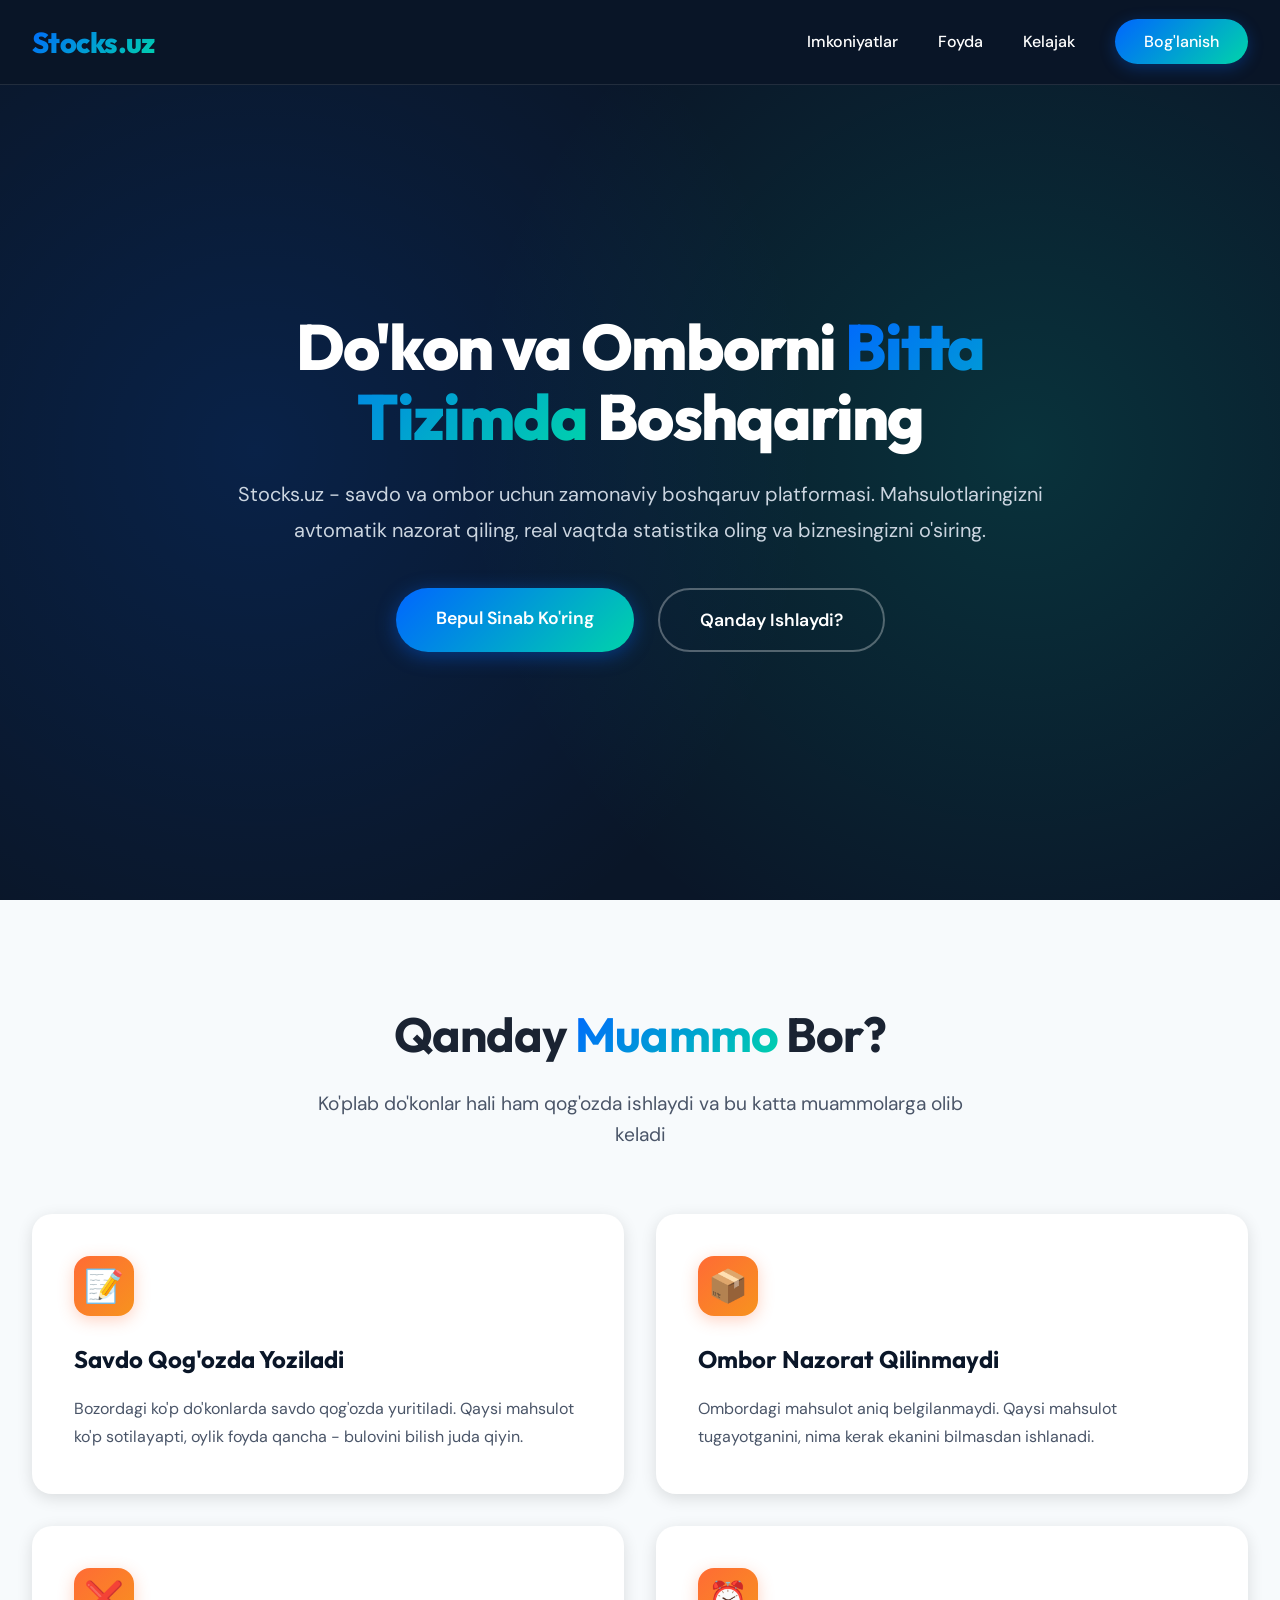
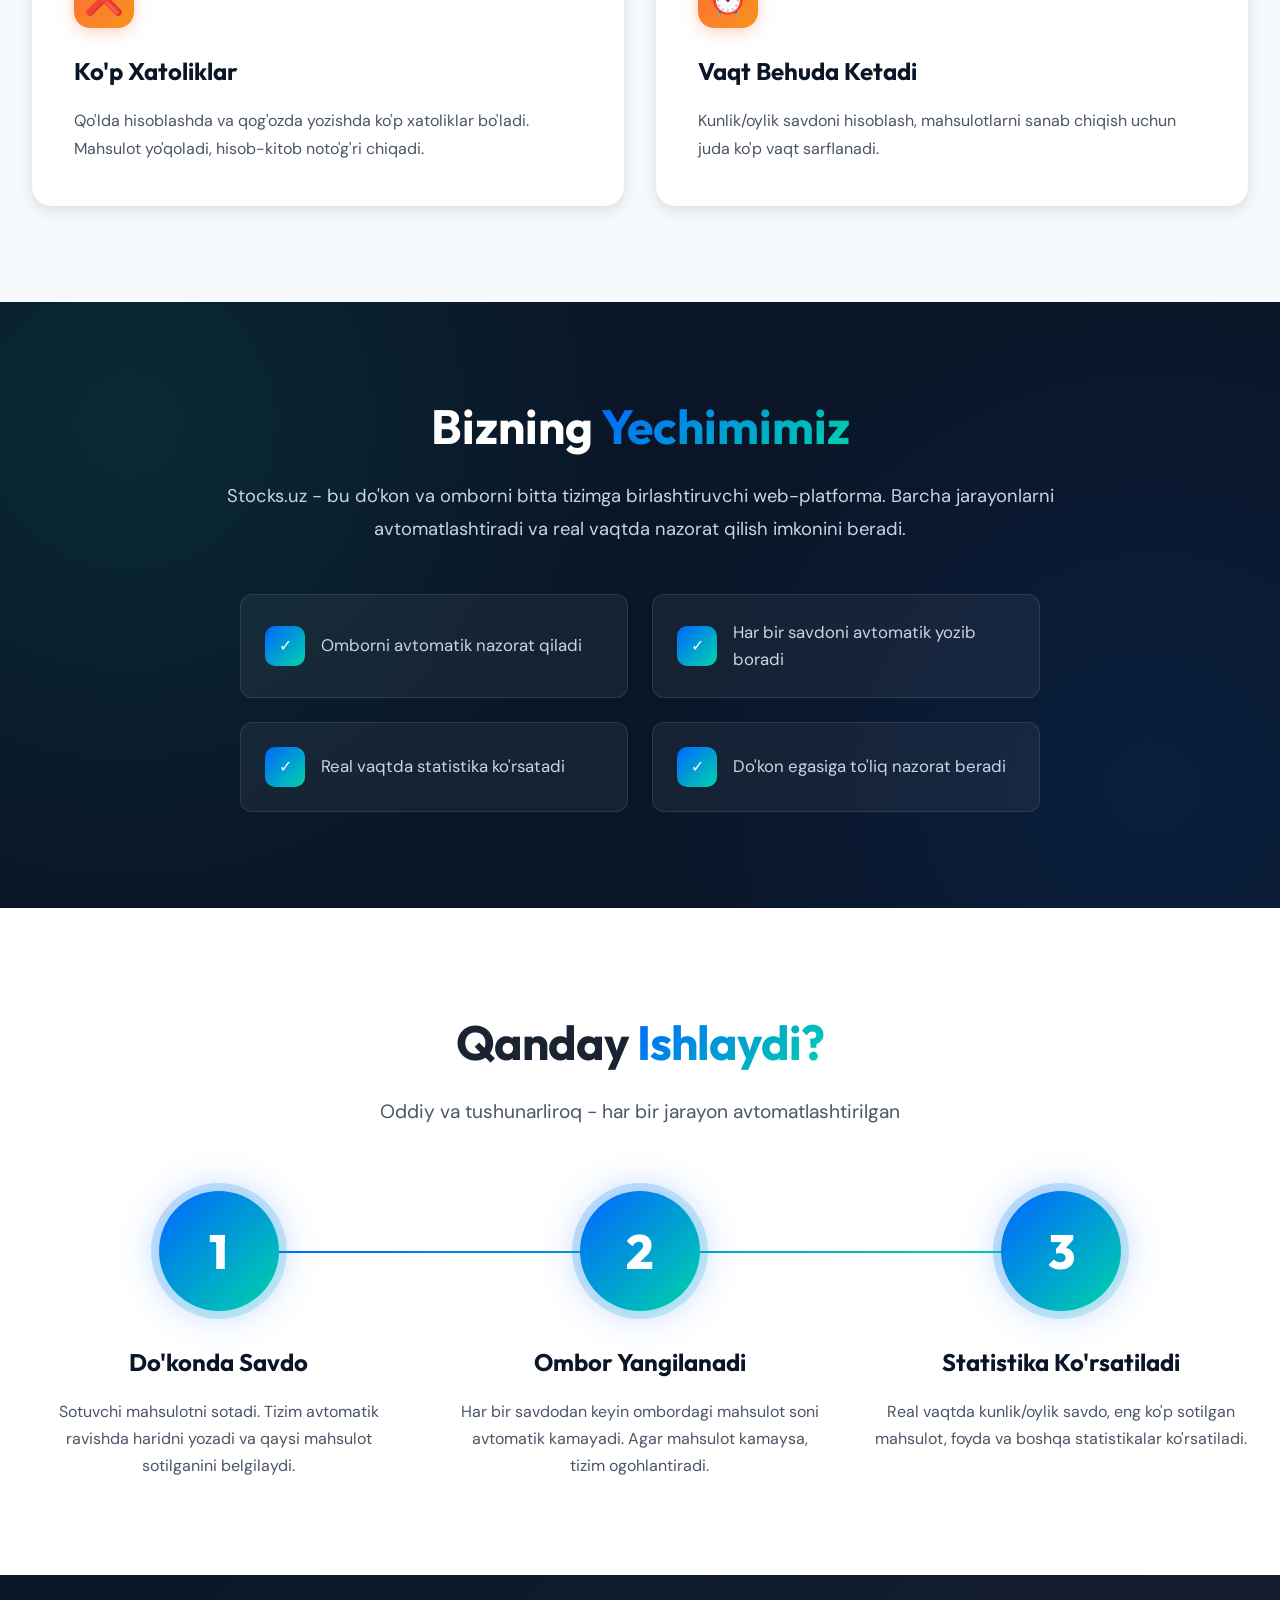
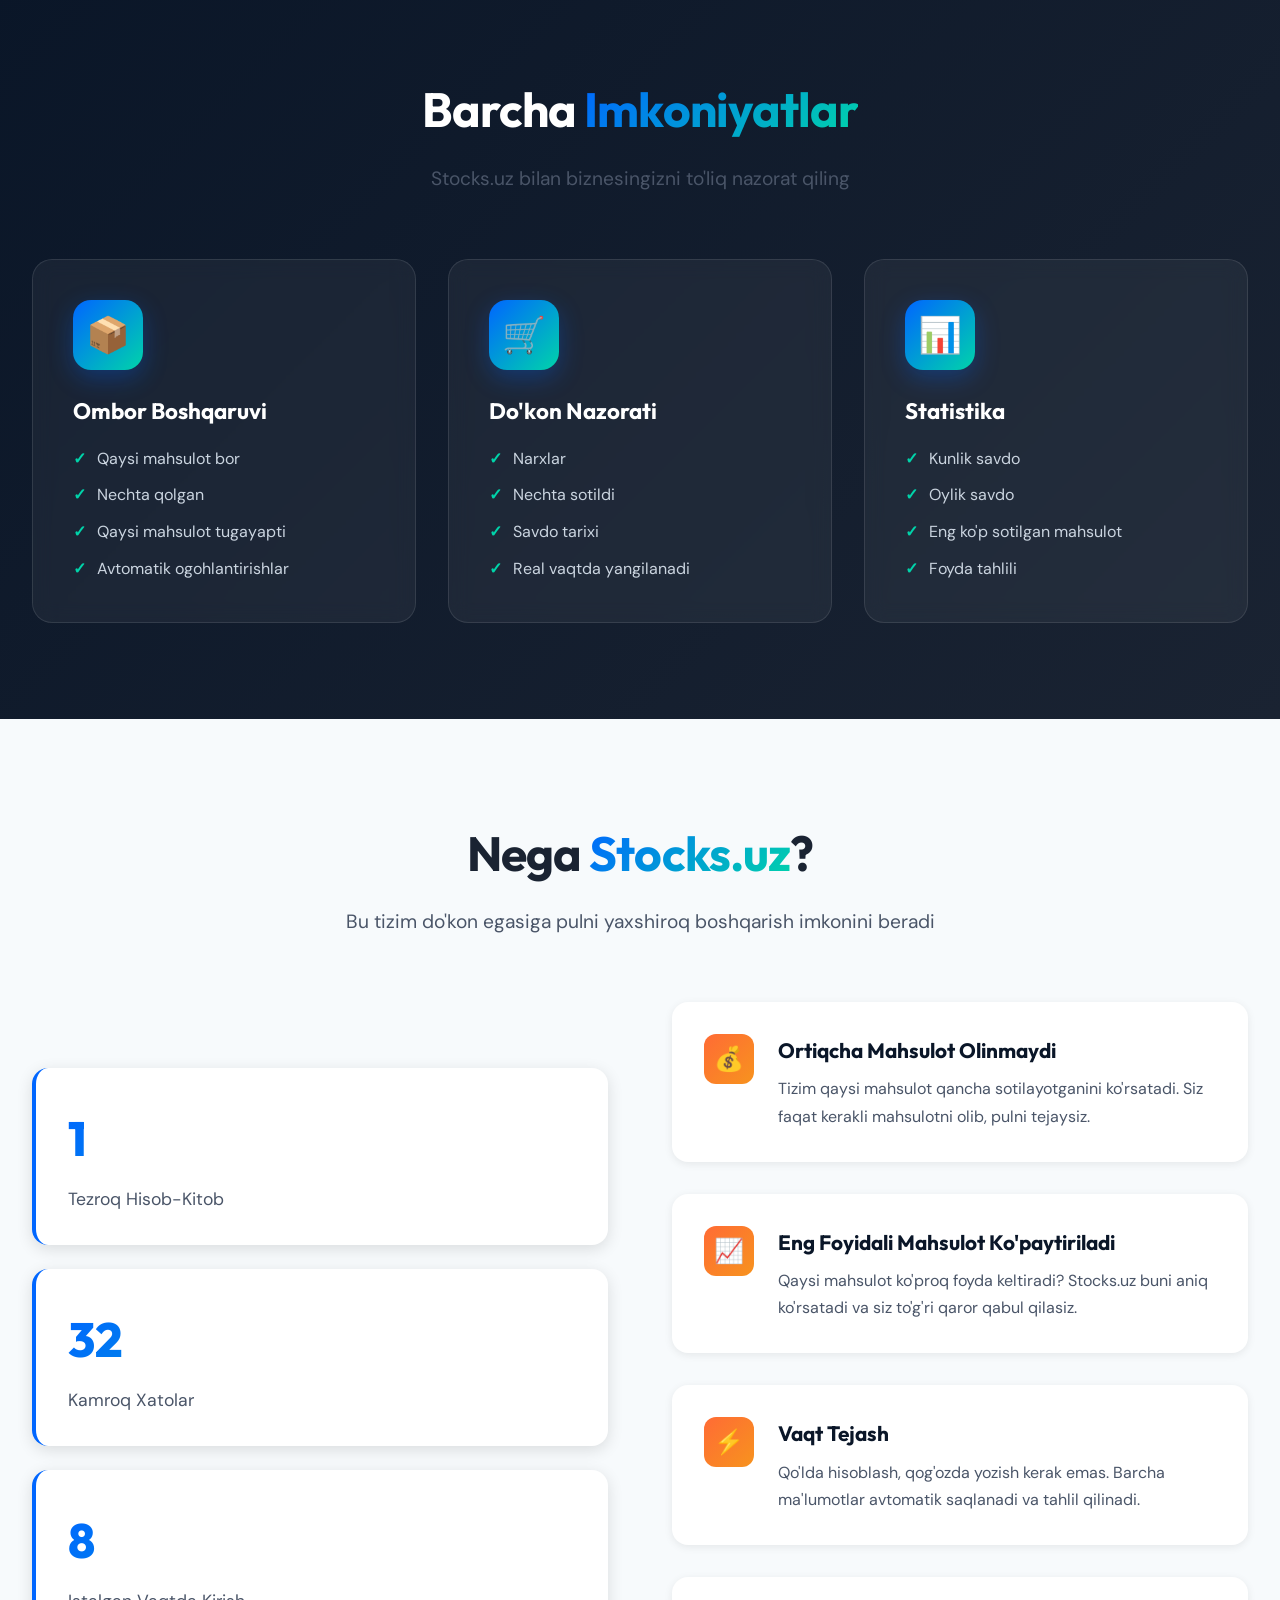
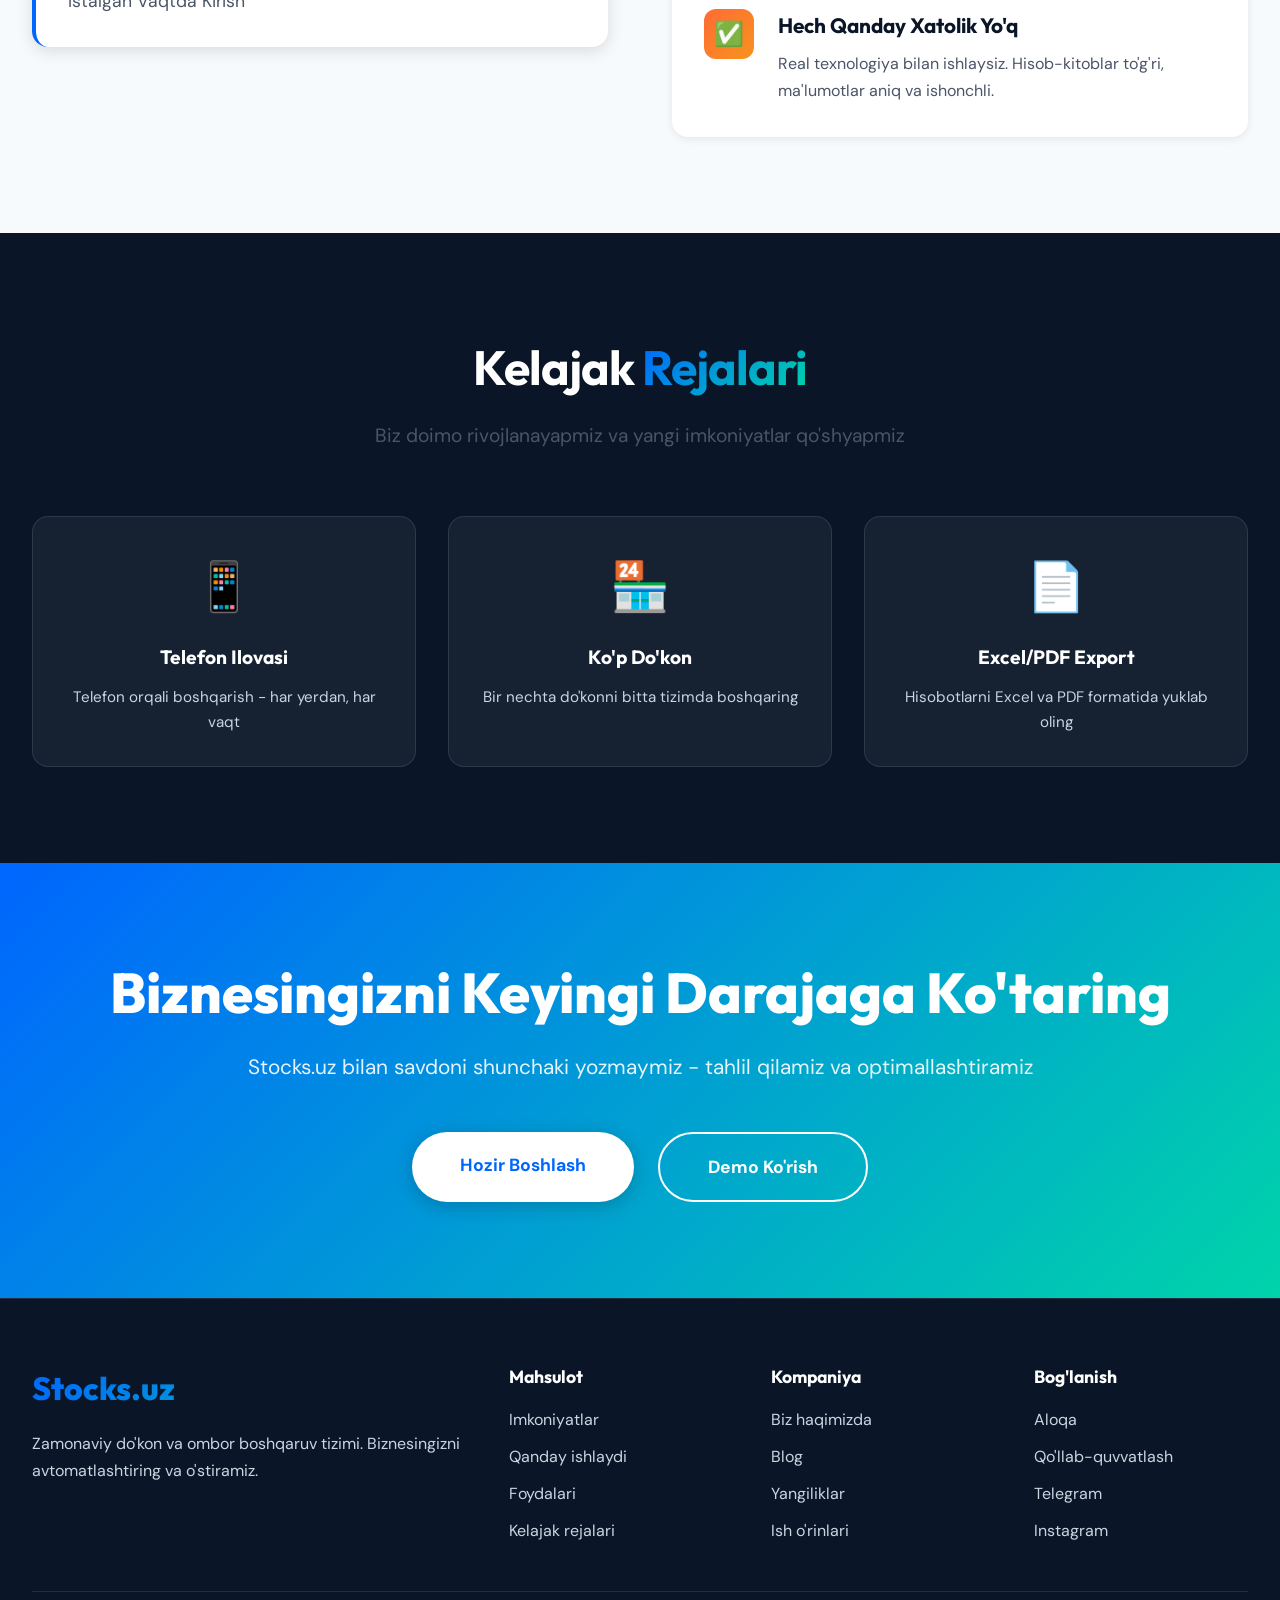
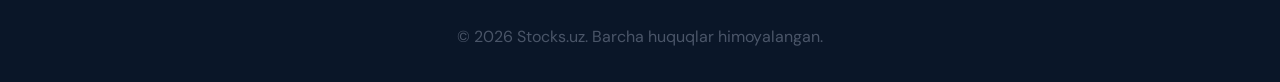
<file: index.html>
<!DOCTYPE html>
<html lang="uz">
<head>
    <meta charset="UTF-8">
    <meta name="viewport" content="width=device-width, initial-scale=1.0">
    <title>Stocks.uz - Do'kon va Ombor Boshqaruv Tizimi</title>
    <link href="https://fonts.googleapis.com/css2?family=Outfit:wght@300;400;600;700;800&family=DM+Sans:wght@400;500;700&display=swap" rel="stylesheet">
    <link rel="stylesheet" href="./main.css">
</head>
<body>
    <!-- Navigation -->
    <nav class="navbar" id="navbar">
        <div class="container">
            <div class="nav-content">
                <div class="logo">Stocks.uz</div>
                <ul class="nav-links">
                    <li><a href="#features">Imkoniyatlar</a></li>
                    <li><a href="#benefits">Foyda</a></li>
                    <li><a href="#future">Kelajak</a></li>
                    <li><a href="#contact" class="cta-button">Bog'lanish</a></li>
                </ul>
            </div>
        </div>
    </nav>

    <!-- Hero Section -->
    <section class="hero">
        <div class="container">
            <div class="hero-content">
                <div class="hero-text">
                    <h1>
                        Do'kon va Omborni <span class="gradient-text">Bitta Tizimda</span> Boshqaring
                    </h1>
                    <p>
                        Stocks.uz - savdo va ombor uchun zamonaviy boshqaruv platformasi. 
                        Mahsulotlaringizni avtomatik nazorat qiling, real vaqtda statistika oling va biznesingizni o'siring.
                    </p>
                    <div class="hero-buttons">
                        <a href="#demo" class="btn-primary">Bepul Sinab Ko'ring</a>
                        <a href="#how" class="btn-secondary">Qanday Ishlaydi?</a>
                    </div>
                </div>
            </div>
        </div>
    </section>

    <!-- Problem Section -->
    <section class="problem-section">
        <div class="container">
            <h2 class="section-title">Qanday <span class="gradient-text">Muammo</span> Bor?</h2>
            <p class="section-subtitle">
                Ko'plab do'konlar hali ham qog'ozda ishlaydi va bu katta muammolarga olib keladi
            </p>
            <ul class="problem-grid">
                <li class="problem-card fade-in">
                    <div class="problem-icon">📝</div>
                    <h3>Savdo Qog'ozda Yoziladi</h3>
                    <p>
                        Bozordagi ko'p do'konlarda savdo qog'ozda yuritiladi. Qaysi mahsulot ko'p sotilayapti, 
                        oylik foyda qancha - bulovini bilish juda qiyin.
                    </p>
                </li>
                <li class="problem-card fade-in">
                    <div class="problem-icon">📦</div>
                    <h3>Ombor Nazorat Qilinmaydi</h3>
                    <p>
                        Ombordagi mahsulot aniq belgilanmaydi. Qaysi mahsulot tugayotganini, 
                        nima kerak ekanini bilmasdan ishlanadi.
                    </p>
                </li>
                <li class="problem-card fade-in">
                    <div class="problem-icon">❌</div>
                    <h3>Ko'p Xatoliklar</h3>
                    <p>
                        Qo'lda hisoblashda va qog'ozda yozishda ko'p xatoliklar bo'ladi. 
                        Mahsulot yo'qoladi, hisob-kitob noto'g'ri chiqadi.
                    </p>
                </li>
                <li class="problem-card fade-in">
                    <div class="problem-icon">⏰</div>
                        <h3>Vaqt Behuda Ketadi</h3>
                    <p>
                        Kunlik/oylik savdoni hisoblash, mahsulotlarni sanab chiqish uchun 
                        juda ko'p vaqt sarflanadi.
                    </p>
                </li>
            </ul>
        </div>
    </section>

    <!-- Solution Section -->
    <section class="solution-section">
        <div class="container">
            <div class="solution-content">
                <div class="solution-text">
                    <h2>Bizning <span class="gradient-text">Yechimimiz</span></h2>
                    <p>
                        Stocks.uz - bu do'kon va omborni bitta tizimga birlashtiruvchi web-platforma. 
                        Barcha jarayonlarni avtomatlashtiradi va real vaqtda nazorat qilish imkonini beradi.
                    </p>
                </div>
                <div class="solution-features">
                    <div class="feature-item">
                        <div class="feature-icon">✓</div>
                        <div class="feature-text">Omborni avtomatik nazorat qiladi</div>
                    </div>
                    <div class="feature-item">
                        <div class="feature-icon">✓</div>
                        <div class="feature-text">Har bir savdoni avtomatik yozib boradi</div>
                    </div>
                    <div class="feature-item">
                        <div class="feature-icon">✓</div>
                        <div class="feature-text">Real vaqtda statistika ko'rsatadi</div>
                    </div>
                    <div class="feature-item">
                        <div class="feature-icon">✓</div>
                        <div class="feature-text">Do'kon egasiga to'liq nazorat beradi</div>
                    </div>
                </div>
            </div>
        </div>
    </section>

    <!-- How It Works -->
    <section class="how-it-works" id="how">
        <div class="container">
            <h2 class="section-title">Qanday <span class="gradient-text">Ishlaydi?</span></h2>
            <p class="section-subtitle">
                Oddiy va tushunarliroq - har bir jarayon avtomatlashtirilgan
            </p>
            <ul class="workflow-grid">
                <li class="workflow-step fade-in">
                    <div class="step-number">1</div>
                    <h3>Do'konda Savdo</h3>
                    <p>
                        Sotuvchi mahsulotni sotadi. Tizim avtomatik ravishda 
                        haridni yozadi va qaysi mahsulot sotilganini belgilaydi.
                    </p>
                </li>
                <li class="workflow-step fade-in">
                    <div class="step-number">2</div>
                    <h3>Ombor Yangilanadi</h3>
                    <p>
                        Har bir savdodan keyin ombordagi mahsulot soni avtomatik 
                        kamayadi. Agar mahsulot kamaysa, tizim ogohlantiradi.
                    </p>
                </li>
                <li class="workflow-step fade-in">
                    <div class="step-number">3</div>
                    <h3>Statistika Ko'rsatiladi</h3>
                    <p>
                        Real vaqtda kunlik/oylik savdo, eng ko'p sotilgan mahsulot, 
                        foyda va boshqa statistikalar ko'rsatiladi.
                    </p>
                </li>
            </ul>
        </div>
    </section>

    <!-- Features Section -->
    <section class="features-section" id="features">
        <div class="container">
            <h2 class="section-title">Barcha <span class="gradient-text">Imkoniyatlar</span></h2>
            <p class="section-subtitle">
                Stocks.uz bilan biznesingizni to'liq nazorat qiling
            </p>
            <ul class="features-grid">
                <li class="feature-card fade-in">
                    <div class="feature-card-icon">📦</div>
                    <h3>Ombor Boshqaruvi</h3>
                    <ul class="feature-list">
                        <li>Qaysi mahsulot bor</li>
                        <li>Nechta qolgan</li>
                        <li>Qaysi mahsulot tugayapti</li>
                        <li>Avtomatik ogohlantirishlar</li>
                    </ul>
                </li>
                <li class="feature-card fade-in">
                    <div class="feature-card-icon">🛒</div>
                    <h3>Do'kon Nazorati</h3>
                    <ul class="feature-list">
                        <li>Narxlar</li>
                        <li>Nechta sotildi</li>
                        <li>Savdo tarixi</li>
                        <li>Real vaqtda yangilanadi</li>
                    </ul>
                </li>
                <li class="feature-card fade-in">
                    <div class="feature-card-icon">📊</div>
                    <h3>Statistika</h3>
                    <ul class="feature-list">
                        <li>Kunlik savdo</li>
                        <li>Oylik savdo</li>
                        <li>Eng ko'p sotilgan mahsulot</li>
                        <li>Foyda tahlili</li>
                    </ul>
                </li>
            </ul>
        </div>
    </section>

    <!-- Benefits Section -->
    <section class="benefits-section" id="benefits">
        <div class="container">
            <h2 class="section-title">Nega <span class="gradient-text">Stocks.uz</span>?</h2>
            <p class="section-subtitle">
                Bu tizim do'kon egasiga pulni yaxshiroq boshqarish imkonini beradi
            </p>
            <div class="benefits-content">
                <ul class="benefits-visual">
                    <li class="benefit-metric fade-in">
                        <div class="metric-value">3x</div>
                        <div class="metric-label">Tezroq Hisob-Kitob</div>
                    </li>
                    <li class="benefit-metric fade-in">
                        <div class="metric-value">90%</div>
                        <div class="metric-label">Kamroq Xatolar</div>
                    </li>
                    <li class="benefit-metric fade-in">
                        <div class="metric-value">24/7</div>
                        <div class="metric-label">Istalgan Vaqtda Kirish</div>
                    </li>
                </ul>
                <ul class="benefits-list">
                    <li class="benefit-item fade-in">
                        <div class="benefit-item-icon">💰</div>
                        <div>
                            <h4>Ortiqcha Mahsulot Olinmaydi</h4>
                            <p>
                                Tizim qaysi mahsulot qancha sotilayotganini ko'rsatadi. 
                                Siz faqat kerakli mahsulotni olib, pulni tejaysiz.
                            </p>
                        </div>
                    </li>
                    <li class="benefit-item fade-in">
                        <div class="benefit-item-icon">📈</div>
                        <div>
                            <h4>Eng Foyidali Mahsulot Ko'paytiriladi</h4>
                            <p>
                                Qaysi mahsulot ko'proq foyda keltiradi? Stocks.uz buni aniq ko'rsatadi 
                                va siz to'g'ri qaror qabul qilasiz.
                            </p>
                        </div>
                    </li>
                    <li class="benefit-item fade-in">
                        <div class="benefit-item-icon">⚡</div>
                        <div>
                            <h4>Vaqt Tejash</h4>
                            <p>
                                Qo'lda hisoblash, qog'ozda yozish kerak emas. 
                                Barcha ma'lumotlar avtomatik saqlanadi va tahlil qilinadi.
                            </p>
                        </div>
                    </li>
                    <li class="benefit-item fade-in">
                        <div class="benefit-item-icon">✅</div>
                        <div>
                            <h4>Hech Qanday Xatolik Yo'q</h4>
                            <p>
                                Real texnologiya bilan ishlaysiz. Hisob-kitoblar to'g'ri, 
                                ma'lumotlar aniq va ishonchli.
                            </p>
                        </div>
                    </li>
                </ul>
            </div>
        </div>
    </section>

    <!-- Future Plans -->
    <section class="future-section" id="future">
        <div class="container">
            <h2 class="section-title">Kelajak <span class="gradient-text">Rejalari</span></h2>
            <p class="section-subtitle">
                Biz doimo rivojlanayapmiz va yangi imkoniyatlar qo'shyapmiz
            </p>
            <ul class="future-grid">
                <li class="future-card fade-in">
                    <div class="future-card-icon">📱</div>
                    <h4>Telefon Ilovasi</h4>
                    <p>Telefon orqali boshqarish - har yerdan, har vaqt</p>
                </li>
                <li class="future-card fade-in">
                    <div class="future-card-icon">🏪</div>
                    <h4>Ko'p Do'kon</h4>
                    <p>Bir nechta do'konni bitta tizimda boshqaring</p>
                </li>
                <li class="future-card fade-in">
                    <div class="future-card-icon">📄</div>
                    <h4>Excel/PDF Export</h4>
                    <p>Hisobotlarni Excel va PDF formatida yuklab oling</p>
                </li>
            </ul>
        </div>
    </section>

    <!-- CTA Section -->
    <section class="cta-section" id="contact">
        <div class="container">
            <div class="cta-content">
                <h2>Biznesingizni Keyingi Darajaga Ko'taring</h2>
                <p>
                    Stocks.uz bilan savdoni shunchaki yozmaymiz - tahlil qilamiz va optimallashtiramiz
                </p>
                <div class="cta-buttons">
                    <a href="./call.html" class="btn-white">Hozir Boshlash</a>
                    <a href="#" class="btn-outline">Demo Ko'rish</a>
                </div>
            </div>
        </div>
    </section>

    <!-- Footer -->
    <footer>
        <div class="container">
            <div class="footer-content">
                <div class="footer-brand">
                    <h3>Stocks.uz</h3>
                    <p>
                        Zamonaviy do'kon va ombor boshqaruv tizimi. 
                        Biznesingizni avtomatlashtiring va o'stiramiz.
                    </p>
                </div>
                <div class="footer-links">
                    <h4>Mahsulot</h4>
                    <ul>
                        <li><a href="#features">Imkoniyatlar</a></li>
                        <li><a href="#how">Qanday ishlaydi</a></li>
                        <li><a href="#benefits">Foydalari</a></li>
                        <li><a href="#future">Kelajak rejalari</a></li>
                    </ul>
                </div>
                <div class="footer-links">
                    <h4>Kompaniya</h4>
                    <ul>
                        <li><a href="#">Biz haqimizda</a></li>
                        <li><a href="#">Blog</a></li>
                        <li><a href="#">Yangiliklar</a></li>
                        <li><a href="#">Ish o'rinlari</a></li>
                    </ul>
                </div>
                <div class="footer-links">
                    <h4>Bog'lanish</h4>
                    <ul>
                        <li><a href="#">Aloqa</a></li>
                        <li><a href="#">Qo'llab-quvvatlash</a></li>
                        <li><a href="#">Telegram</a></li>
                        <li><a href="#">Instagram</a></li>
                    </ul>
                </div>
            </div>
            <div class="footer-bottom">
                <p>&copy; 2026 Stocks.uz. Barcha huquqlar himoyalangan.</p>
            </div>
        </div>
    </footer>

    <script src="./script.js"></script>
</body>
</html>
</file>
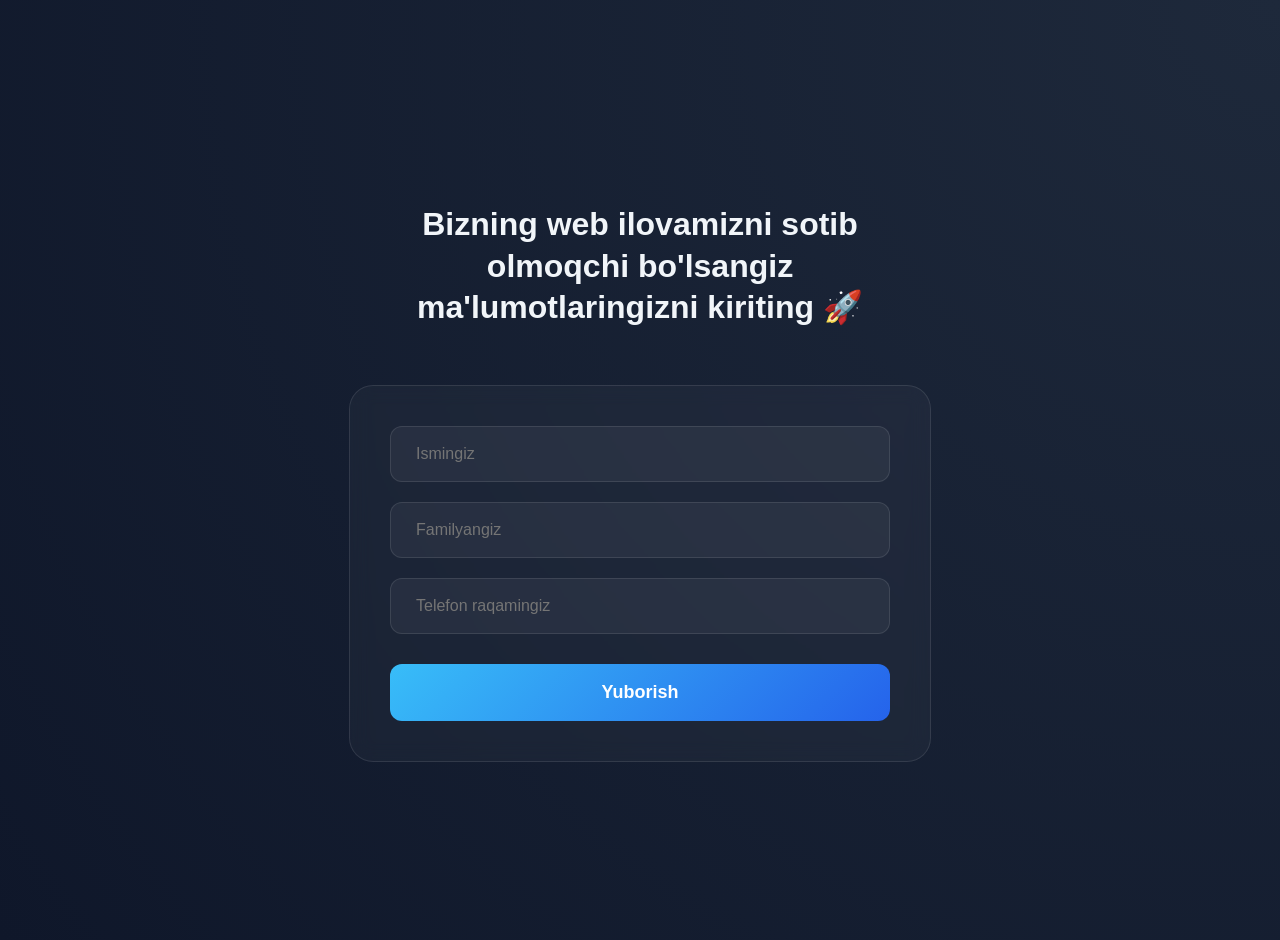
<file: call.html>
<!DOCTYPE html>
<html lang="uz">
<head>
    <meta charset="UTF-8">
    <meta name="viewport" content="width=device-width, initial-scale=1.0">
    <title>Bog'lanish</title>
    <link rel="stylesheet" href="./call.css">
</head>
<body>
    <section class="call">
        <div class="container">
            <div class="call__wrapper">
                <div class="call__box">
                    <h1 class="call__title">Bizning web ilovamizni sotib olmoqchi bo'lsangiz ma'lumotlaringizni kiriting 🚀</h1>
                </div>
                <form class="call__form" id="myForm" action="#">
                    <input class="call__input" id="ism" type="text" placeholder="Ismingiz" required>
                    <input class="call__input" id="familya" type="text" placeholder="Familyangiz" required>
                    <input class="call__input" id="telefon" type="tel" placeholder="Telefon raqamingiz" required>
                    
                    <button class="call__btn" type="submit">Yuborish</button>
                </form> 
            </div>
        </div>
    </section>
    <script src="./call.js"></script>
</body>
</html>
</file>
<file: main.css>
:root {
            --primary: #0066FF;
            --primary-dark: #0052CC;
            --secondary: #00D4AA;
            --accent: #FF6B35;
            --dark: #0A1628;
            --gray-900: #1A2332;
            --gray-800: #2D3748;
            --gray-700: #4A5568;
            --gray-300: #CBD5E0;
            --gray-100: #F7FAFC;
            --white: #FFFFFF;
            --gradient-primary: linear-gradient(135deg, #0066FF 0%, #00D4AA 100%);
            --gradient-accent: linear-gradient(135deg, #FF6B35 0%, #F7931E 100%);
            --shadow-sm: 0 2px 8px rgba(0, 0, 0, 0.08);
            --shadow-md: 0 4px 16px rgba(0, 0, 0, 0.12);
            --shadow-lg: 0 12px 32px rgba(0, 0, 0, 0.16);
            --shadow-glow: 0 0 40px rgba(0, 102, 255, 0.3);
        }

        * {
            margin: 0;
            padding: 0;
            box-sizing: border-box;
        }

        body {
            font-family: 'DM Sans', -apple-system, BlinkMacSystemFont, sans-serif;
            color: var(--gray-900);
            background: var(--white);
            line-height: 1.6;
            overflow-x: hidden;
        }

        ul{
            list-style: none;
        }

        /* Hero Section */
        .hero {
            position: relative;
            min-height: 100vh;
            background: var(--dark);
            color: var(--white);
            overflow: hidden;
            display: flex;
            align-items: center;
        }

        .hero::before {
            content: '';
            position: absolute;
            top: 0;
            left: 0;
            right: 0;
            bottom: 0;
            background: 
                radial-gradient(circle at 20% 50%, rgba(0, 102, 255, 0.15) 0%, transparent 50%),
                radial-gradient(circle at 80% 50%, rgba(0, 212, 170, 0.15) 0%, transparent 50%);
            animation: gradientShift 8s ease-in-out infinite;
        }

        @keyframes gradientShift {
            0%, 100% { transform: scale(1) rotate(0deg); }
            50% { transform: scale(1.1) rotate(5deg); }
        }

        .navbar {
            position: fixed;
            top: 0;
            left: 0;
            right: 0;
            z-index: 1000;
            background: rgba(10, 22, 40, 0.95);
            backdrop-filter: blur(12px);
            border-bottom: 1px solid rgba(255, 255, 255, 0.1);
            padding: 1.2rem 0;
            transition: all 0.3s ease;
        }

        .navbar.scrolled {
            background: rgba(10, 22, 40, 0.98);
            box-shadow: var(--shadow-md);
        }

        .container {
            max-width: 1280px;
            margin: 0 auto;
            padding: 0 2rem;
        }

        .nav-content {
            display: flex;
            justify-content: space-between;
            align-items: center;
        }

        .logo {
            font-family: 'Outfit', sans-serif;
            font-size: 1.8rem;
            font-weight: 800;
            background: var(--gradient-primary);
            -webkit-background-clip: text;
            -webkit-text-fill-color: transparent;
            background-clip: text;
            letter-spacing: -0.02em;
        }

        .nav-links {
            display: flex;
            gap: 2.5rem;
            list-style: none;
            align-items: center;
        }

        .nav-links a {
            color: var(--white);
            text-decoration: none;
            font-weight: 500;
            transition: all 0.3s ease;
            position: relative;
        }

        .nav-links a::after {
            content: '';
            position: absolute;
            bottom: -4px;
            left: 0;
            width: 0;
            height: 2px;
            background: var(--gradient-primary);
            transition: width 0.3s ease;
        }

        .nav-links a:hover::after {
            width: 100%;
        }

        .cta-button {
            background: var(--gradient-primary);
            color: var(--white);
            padding: 0.75rem 1.8rem;
            border-radius: 50px;
            font-weight: 600;
            text-decoration: none;
            transition: all 0.3s ease;
            box-shadow: 0 4px 16px rgba(0, 102, 255, 0.3);
            border: none;
            cursor: pointer;
            font-size: 1rem;
        }

        .cta-button:hover {
            transform: translateY(-2px);
            box-shadow: 0 6px 24px rgba(0, 102, 255, 0.4);
        }

        .hero-content {
            position: relative;
            z-index: 2;
            padding: 8rem 0 4rem;
            text-align: center;
            max-width: 900px;
            margin: 0 auto;
        }

        .hero-text h1 {
            font-family: 'Outfit', sans-serif;
            font-size: 4rem;
            font-weight: 800;
            line-height: 1.1;
            margin-bottom: 1.5rem;
            letter-spacing: -0.03em;
            animation: fadeInUp 0.8s ease-out;
        }

        .gradient-text {
            background: var(--gradient-primary);
            -webkit-background-clip: text;
            -webkit-text-fill-color: transparent;
            background-clip: text;
        }

        .hero-text p {
            font-size: 1.25rem;
            color: var(--gray-300);
            margin-bottom: 2.5rem;
            line-height: 1.8;
            animation: fadeInUp 0.8s ease-out 0.2s backwards;
        }

        .hero-buttons {
            display: flex;
            gap: 1.5rem;
            animation: fadeInUp 0.8s ease-out 0.4s backwards;
            justify-content: center;
        }

        .btn-primary {
            background: var(--gradient-primary);
            color: var(--white);
            padding: 1rem 2.5rem;
            border-radius: 50px;
            font-weight: 600;
            text-decoration: none;
            transition: all 0.3s ease;
            box-shadow: 0 4px 20px rgba(0, 102, 255, 0.4);
            font-size: 1.1rem;
            border: none;
            cursor: pointer;
        }

        .btn-primary:hover {
            transform: translateY(-3px);
            box-shadow: 0 8px 28px rgba(0, 102, 255, 0.5);
        }

        .btn-secondary {
            background: transparent;
            color: var(--white);
            padding: 1rem 2.5rem;
            border-radius: 50px;
            font-weight: 600;
            text-decoration: none;
            border: 2px solid rgba(255, 255, 255, 0.3);
            transition: all 0.3s ease;
            font-size: 1.1rem;
        }

        .btn-secondary:hover {
            background: rgba(255, 255, 255, 0.1);
            border-color: rgba(255, 255, 255, 0.5);
        }

        @keyframes fadeInUp {
            from {
                opacity: 0;
                transform: translateY(30px);
            }
            to {
                opacity: 1;
                transform: translateY(0);
            }
        }

        /* Problem Section */
        .problem-section {
            padding: 6rem 0;
            background: var(--gray-100);
            position: relative;
        }

        .section-title {
            font-family: 'Outfit', sans-serif;
            font-size: 3rem;
            font-weight: 700;
            text-align: center;
            margin-bottom: 1rem;
            letter-spacing: -0.02em;
        }

        .section-subtitle {
            text-align: center;
            font-size: 1.2rem;
            color: var(--gray-700);
            margin-bottom: 4rem;
            max-width: 700px;
            margin-left: auto;
            margin-right: auto;
        }

        .problem-grid {
            display: grid;
            grid-template-columns: repeat(2, 1fr);
            gap: 2rem;
            margin-top: 3rem;
        }

        .problem-card {
            background: var(--white);
            padding: 2.5rem;
            border-radius: 20px;
            box-shadow: var(--shadow-md);
            transition: all 0.3s ease;
            border: 2px solid transparent;
        }

        .problem-card:hover {
            transform: translateY(-8px);
            box-shadow: var(--shadow-lg);
            border-color: var(--primary);
        }

        .problem-icon {
            width: 60px;
            height: 60px;
            background: var(--gradient-accent);
            border-radius: 16px;
            display: flex;
            align-items: center;
            justify-content: center;
            font-size: 2rem;
            margin-bottom: 1.5rem;
            box-shadow: 0 4px 16px rgba(255, 107, 53, 0.3);
        }

        .problem-card h3 {
            font-family: 'Outfit', sans-serif;
            font-size: 1.5rem;
            margin-bottom: 1rem;
            color: var(--dark);
        }

        .problem-card p {
            color: var(--gray-700);
            line-height: 1.8;
        }

        /* Solution Section */
        .solution-section {
            padding: 6rem 0;
            background: var(--dark);
            color: var(--white);
            position: relative;
            overflow: hidden;
        }

        .solution-section::before {
            content: '';
            position: absolute;
            top: 0;
            left: 0;
            right: 0;
            bottom: 0;
            background: 
                radial-gradient(circle at 10% 20%, rgba(0, 212, 170, 0.1) 0%, transparent 40%),
                radial-gradient(circle at 90% 80%, rgba(0, 102, 255, 0.1) 0%, transparent 40%);
        }

        .solution-content {
            position: relative;
            z-index: 2;
            text-align: center;
            max-width: 900px;
            margin: 0 auto;
        }

        .solution-text h2 {
            font-family: 'Outfit', sans-serif;
            font-size: 3rem;
            font-weight: 700;
            margin-bottom: 1.5rem;
            line-height: 1.2;
        }

        .solution-text p {
            font-size: 1.15rem;
            color: var(--gray-300);
            margin-bottom: 3rem;
            line-height: 1.8;
        }

        .solution-features {
            display: grid;
            grid-template-columns: repeat(2, 1fr);
            gap: 1.5rem;
            max-width: 800px;
            margin: 0 auto;
        }

        .feature-item {
            display: flex;
            align-items: center;
            gap: 1rem;
            padding: 1.5rem;
            background: rgba(255, 255, 255, 0.05);
            border-radius: 12px;
            border: 1px solid rgba(255, 255, 255, 0.1);
            transition: all 0.3s ease;
            text-align: left;
        }

        .feature-item:hover {
            background: rgba(255, 255, 255, 0.08);
            transform: translateY(-5px);
        }

        .feature-icon {
            width: 40px;
            height: 40px;
            background: var(--gradient-primary);
            border-radius: 10px;
            display: flex;
            align-items: center;
            justify-content: center;
            flex-shrink: 0;
        }

        .feature-text {
            font-size: 1.05rem;
            color: var(--gray-300);
        }

        /* How It Works Section */
        .how-it-works {
            padding: 6rem 0;
            background: var(--white);
        }

        .workflow-grid {
            display: grid;
            grid-template-columns: repeat(3, 1fr);
            gap: 3rem;
            margin-top: 4rem;
            position: relative;
        }

        .workflow-grid::before {
            content: '';
            position: absolute;
            top: 60px;
            left: 16.66%;
            right: 16.66%;
            height: 2px;
            background: linear-gradient(90deg, var(--primary) 0%, var(--secondary) 100%);
            z-index: 0;
        }

        .workflow-step {
            position: relative;
            z-index: 1;
            text-align: center;
        }

        .step-number {
            width: 120px;
            height: 120px;
            margin: 0 auto 2rem;
            background: var(--gradient-primary);
            border-radius: 50%;
            display: flex;
            align-items: center;
            justify-content: center;
            font-family: 'Outfit', sans-serif;
            font-size: 3rem;
            font-weight: 800;
            color: var(--white);
            box-shadow: var(--shadow-glow);
            position: relative;
        }

        .step-number::before {
            content: '';
            position: absolute;
            inset: -8px;
            background: var(--gradient-primary);
            border-radius: 50%;
            opacity: 0.2;
            z-index: -1;
        }

        .workflow-step h3 {
            font-family: 'Outfit', sans-serif;
            font-size: 1.5rem;
            margin-bottom: 1rem;
            color: var(--dark);
        }

        .workflow-step p {
            color: var(--gray-700);
            line-height: 1.7;
        }

        /* Features Section */
        .features-section {
            padding: 6rem 0;
            background: linear-gradient(135deg, #0A1628 0%, #1A2332 100%);
            color: var(--white);
        }

        .features-grid {
            display: grid;
            grid-template-columns: repeat(3, 1fr);
            gap: 2rem;
            margin-top: 4rem;
        }

        .feature-card {
            background: rgba(255, 255, 255, 0.05);
            backdrop-filter: blur(10px);
            border: 1px solid rgba(255, 255, 255, 0.1);
            border-radius: 20px;
            padding: 2.5rem;
            transition: all 0.4s ease;
        }

        .feature-card:hover {
            background: rgba(255, 255, 255, 0.08);
            transform: translateY(-10px);
            box-shadow: 0 20px 40px rgba(0, 0, 0, 0.3);
        }

        .feature-card-icon {
            width: 70px;
            height: 70px;
            background: var(--gradient-primary);
            border-radius: 18px;
            display: flex;
            align-items: center;
            justify-content: center;
            font-size: 2.2rem;
            margin-bottom: 1.5rem;
            box-shadow: 0 8px 24px rgba(0, 102, 255, 0.3);
        }

        .feature-card h3 {
            font-family: 'Outfit', sans-serif;
            font-size: 1.4rem;
            margin-bottom: 1rem;
        }

        .feature-list {
            list-style: none;
            display: flex;
            flex-direction: column;
            gap: 0.7rem;
        }

        .feature-list li {
            color: var(--gray-300);
            padding-left: 1.5rem;
            position: relative;
        }

        .feature-list li::before {
            content: '✓';
            position: absolute;
            left: 0;
            color: var(--secondary);
            font-weight: bold;
        }

        /* Benefits Section */
        .benefits-section {
            padding: 6rem 0;
            background: var(--gray-100);
        }

        .benefits-content {
            display: grid;
            grid-template-columns: 1fr 1fr;
            gap: 4rem;
            align-items: center;
            margin-top: 3rem;
        }

        .benefits-visual {
            position: relative;
        }

        .benefit-metric {
            background: var(--white);
            padding: 2rem;
            border-radius: 16px;
            box-shadow: var(--shadow-md);
            margin-bottom: 1.5rem;
            border-left: 4px solid var(--primary);
            transition: all 0.3s ease;
        }

        .benefit-metric:hover {
            transform: translateX(10px);
            box-shadow: var(--shadow-lg);
        }

        .metric-value {
            font-family: 'Outfit', sans-serif;
            font-size: 3rem;
            font-weight: 800;
            background: var(--gradient-primary);
            -webkit-background-clip: text;
            -webkit-text-fill-color: transparent;
            background-clip: text;
            margin-bottom: 0.5rem;
        }

        .metric-label {
            color: var(--gray-700);
            font-size: 1.1rem;
        }

        .benefits-list {
            display: flex;
            flex-direction: column;
            gap: 2rem;
        }

        .benefit-item {
            background: var(--white);
            padding: 2rem;
            border-radius: 16px;
            box-shadow: var(--shadow-sm);
            transition: all 0.3s ease;
            display: flex;
            gap: 1.5rem;
        }

        .benefit-item:hover {
            box-shadow: var(--shadow-md);
            transform: translateY(-5px);
        }

        .benefit-item-icon {
            width: 50px;
            height: 50px;
            background: var(--gradient-accent);
            border-radius: 12px;
            display: flex;
            align-items: center;
            justify-content: center;
            font-size: 1.5rem;
            flex-shrink: 0;
        }

        .benefit-item h4 {
            font-family: 'Outfit', sans-serif;
            font-size: 1.3rem;
            margin-bottom: 0.5rem;
            color: var(--dark);
        }

        .benefit-item p {
            color: var(--gray-700);
            line-height: 1.7;
        }

        /* Future Plans Section */
        .future-section {
            padding: 6rem 0;
            background: var(--dark);
            color: var(--white);
        }

        .future-grid {
            display: grid;
            grid-template-columns: repeat(3, 1fr);
            gap: 2rem;
            margin-top: 4rem;
        }

        .future-card {
            background: rgba(255, 255, 255, 0.05);
            border: 1px solid rgba(255, 255, 255, 0.1);
            border-radius: 16px;
            padding: 2rem;
            text-align: center;
            transition: all 0.3s ease;
        }

        .future-card:hover {
            background: rgba(255, 255, 255, 0.08);
            transform: translateY(-8px);
            border-color: var(--secondary);
        }

        .future-card-icon {
            font-size: 3rem;
            margin-bottom: 1rem;
        }

        .future-card h4 {
            font-family: 'Outfit', sans-serif;
            font-size: 1.2rem;
            margin-bottom: 0.8rem;
        }

        .future-card p {
            color: var(--gray-300);
            font-size: 0.95rem;
        }

        /* CTA Section */
        .cta-section {
            padding: 6rem 0;
            background: var(--gradient-primary);
            color: var(--white);
            text-align: center;
        }

        .cta-content h2 {
            font-family: 'Outfit', sans-serif;
            font-size: 3.5rem;
            font-weight: 800;
            margin-bottom: 1.5rem;
            line-height: 1.2;
        }

        .cta-content p {
            font-size: 1.3rem;
            margin-bottom: 3rem;
            opacity: 0.9;
        }

        .cta-buttons {
            display: flex;
            gap: 1.5rem;
            justify-content: center;
        }

        .btn-white {
            background: var(--white);
            color: var(--primary);
            padding: 1.2rem 3rem;
            border-radius: 50px;
            font-weight: 700;
            text-decoration: none;
            box-shadow: 0 4px 20px rgba(0, 0, 0, 0.2);
            transition: all 0.3s ease;
            font-size: 1.1rem;
        }

        .btn-white:hover {
            transform: translateY(-3px);
            box-shadow: 0 8px 28px rgba(0, 0, 0, 0.3);
        }

        .btn-outline {
            background: transparent;
            color: var(--white);
            padding: 1.2rem 3rem;
            border-radius: 50px;
            font-weight: 700;
            text-decoration: none;
            border: 2px solid var(--white);
            transition: all 0.3s ease;
            font-size: 1.1rem;
        }

        .btn-outline:hover {
            background: var(--white);
            color: var(--primary);
        }

        /* Footer */
        footer {
            background: var(--dark);
            color: var(--gray-300);
            padding: 4rem 0 2rem;
            border-top: 1px solid rgba(255, 255, 255, 0.1);
        }

        .footer-content {
            display: grid;
            grid-template-columns: 2fr 1fr 1fr 1fr;
            gap: 3rem;
            margin-bottom: 3rem;
        }

        .footer-brand h3 {
            font-family: 'Outfit', sans-serif;
            font-size: 2rem;
            font-weight: 800;
            background: var(--gradient-primary);
            -webkit-background-clip: text;
            -webkit-text-fill-color: transparent;
            background-clip: text;
            margin-bottom: 1rem;
        }

        .footer-brand p {
            line-height: 1.7;
        }

        .footer-links h4 {
            font-family: 'Outfit', sans-serif;
            color: var(--white);
            margin-bottom: 1rem;
            font-size: 1.1rem;
        }

        .footer-links ul {
            list-style: none;
            display: flex;
            flex-direction: column;
            gap: 0.7rem;
        }

        .footer-links a {
            color: var(--gray-300);
            text-decoration: none;
            transition: all 0.3s ease;
        }

        .footer-links a:hover {
            color: var(--secondary);
            padding-left: 5px;
        }

        .footer-bottom {
            text-align: center;
            padding-top: 2rem;
            border-top: 1px solid rgba(255, 255, 255, 0.1);
            color: var(--gray-700);
        }

        /* Responsive */
        @media (0<width<567px) {
            .hero-text h1 {
                font-size: 3rem;
            }

            .nav-links {
                display: none;
            }

            .problem-grid,
            .solution-features,
            .benefits-content {
                grid-template-columns: 1fr;
                gap: 2rem;
            }

            .workflow-grid,
            .features-grid,
            .future-grid {
                grid-template-columns: 1fr;
            }

            .workflow-grid::before {
                display: none;
            }

            .footer-content {
                grid-template-columns: 1fr;
            }

            .section-title {
                font-size: 2.2rem;
            }

            .cta-content h2 {
                font-size: 2.5rem;
            }

            .cta-buttons {
                flex-direction: column;
                align-items: center;
            }
        }

        /* Scroll animations */
        .fade-in {
            opacity: 0;
            transform: translateY(30px);
            transition: all 0.6s ease-out;
        }

        .fade-in.visible {
            opacity: 1;
            transform: translateY(0);
        }
</file>
<file: call.css>
:root {
    --primary-bg: #0f172a;
    --accent-color: #38bdf8;
    --glass-bg: rgba(255, 255, 255, 0.03);
    --input-border: rgba(255, 255, 255, 0.1);
    --text-color: #f1f5f9;
}

body {
    margin: 0;
    font-family: 'Segoe UI', Tahoma, Geneva, Verdana, sans-serif;
    background-color: var(--primary-bg);
}

/* Call Section */
.call {
    min-height: 100vh;
    display: flex;
    align-items: center;
    justify-content: center;
    background: radial-gradient(circle at top right, #1e293b, #0f172a);
    padding: 20px;
}

.call__wrapper {
    display: flex;
    flex-direction: column;
    align-items: center;
    max-width: 500px;
    width: 100%;
    margin: 0 auto;
}

.call__box {
    text-align: center;
    margin-bottom: 30px;
}

.call__title {
    color: var(--text-color);
    font-size: 2rem;
    line-height: 1.3;
    font-weight: 700;
}

/* Form */
.call__form {
    width: 100%;
    display: flex;
    flex-direction: column;
    gap: 20px;
    background: var(--glass-bg);
    padding: 40px;
    border-radius: 24px;
    backdrop-filter: blur(10px);
    border: 1px solid var(--input-border);
}

.call__input {
    width: 100%;
    box-sizing: border-box; /* Padding kenglikka ta'sir qilmasligi uchun */
    padding: 18px 25px;
    background: rgba(255, 255, 255, 0.05);
    border: 1px solid var(--input-border);
    border-radius: 12px;
    color: white;
    font-size: 16px;
    transition: 0.3s ease;
}

.call__input:focus {
    outline: none;
    border-color: var(--accent-color);
    background: rgba(255, 255, 255, 0.1);
}

.call__btn {
    width: 100%;
    padding: 18px;
    background: linear-gradient(135deg, #38bdf8, #2563eb);
    color: white;
    border: none;
    border-radius: 12px;
    font-size: 18px;
    font-weight: 600;
    cursor: pointer;
    transition: transform 0.2s, box-shadow 0.2s;
    margin-top: 10px;
}

.call__btn:hover {
    transform: translateY(-2px);
    box-shadow: 0 10px 20px rgba(37, 99, 235, 0.3);
}

.call__btn:active {
    transform: translateY(0);
}

/* --- MEDIA SOZLAMALARI (RESPONSIVE) --- */

@media (0<width<567px) {
    .call__title {
        font-size: 1.5rem;
    }

    .call__form {
        padding: 25px;
    }

    .call__input {
        padding: 15px 20px;
    }

    .call__btn {
        padding: 15px;
        font-size: 16px;
    }
}
</file>
